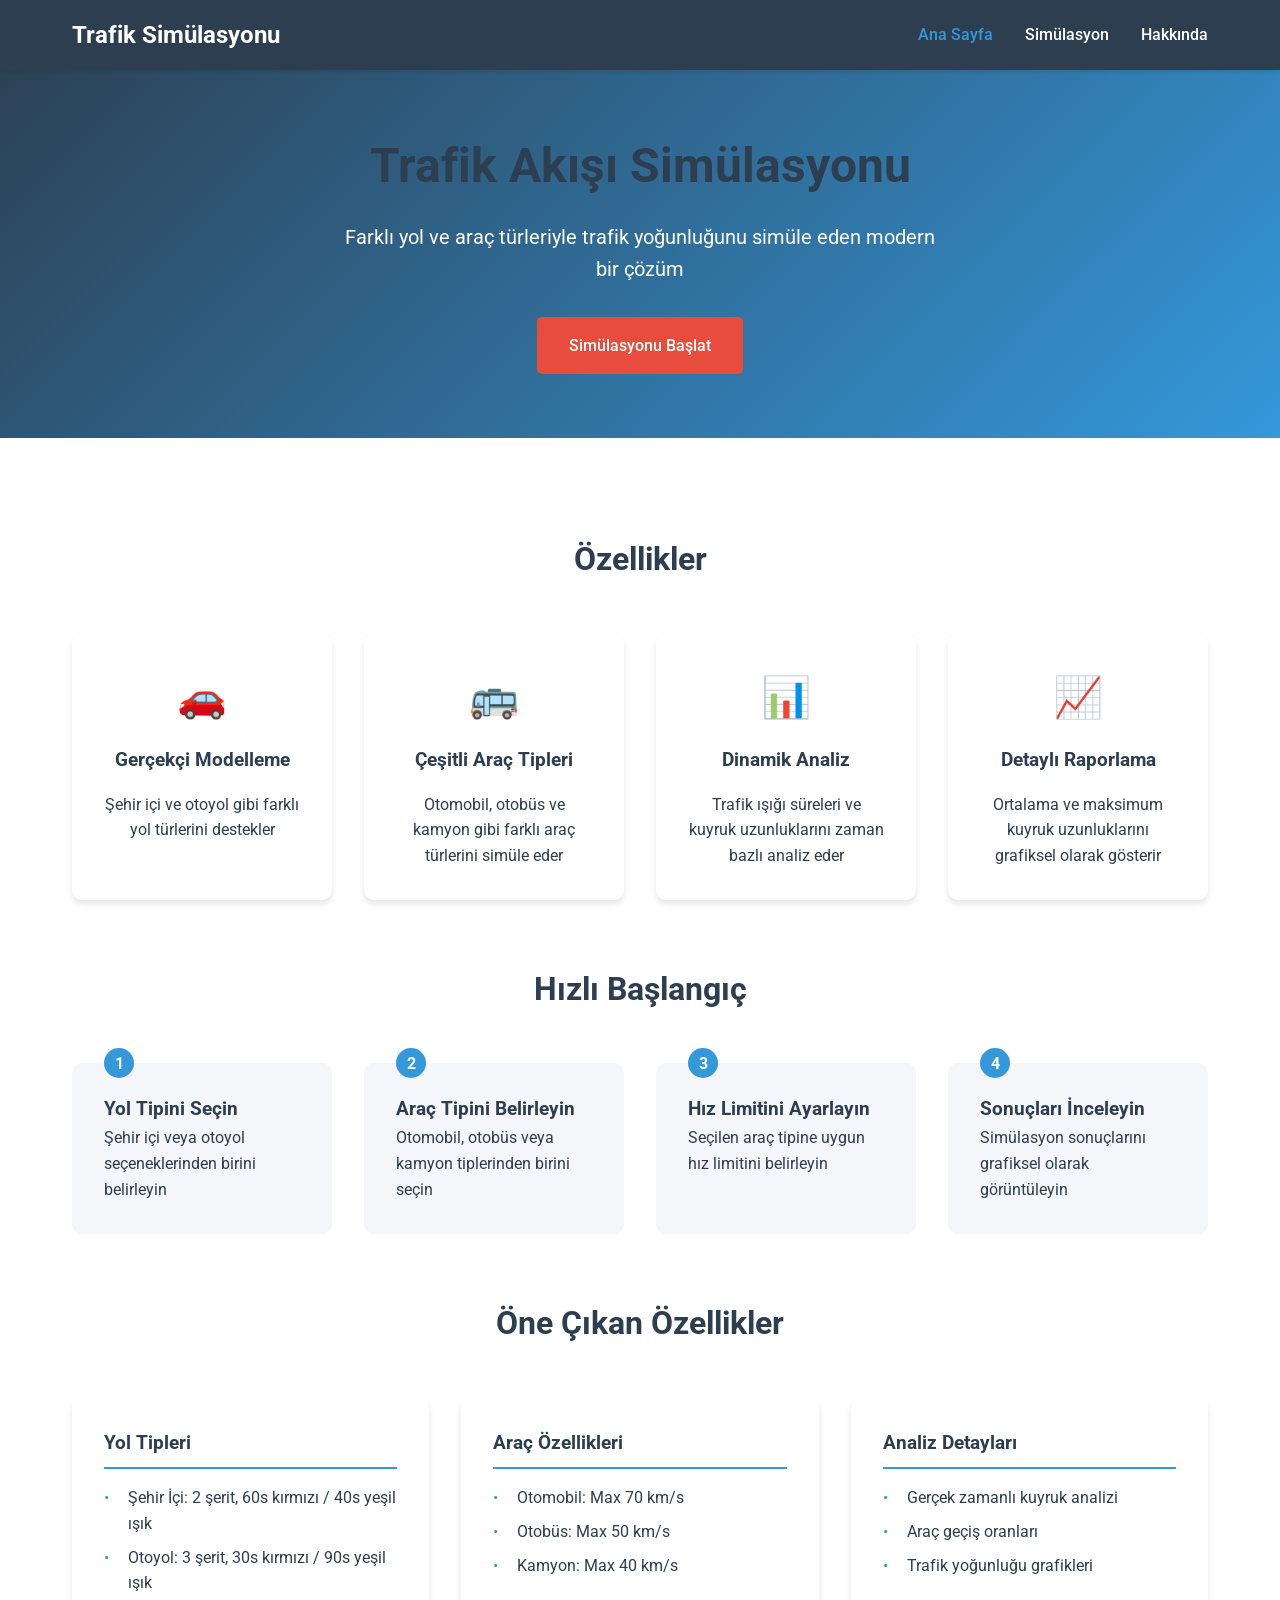
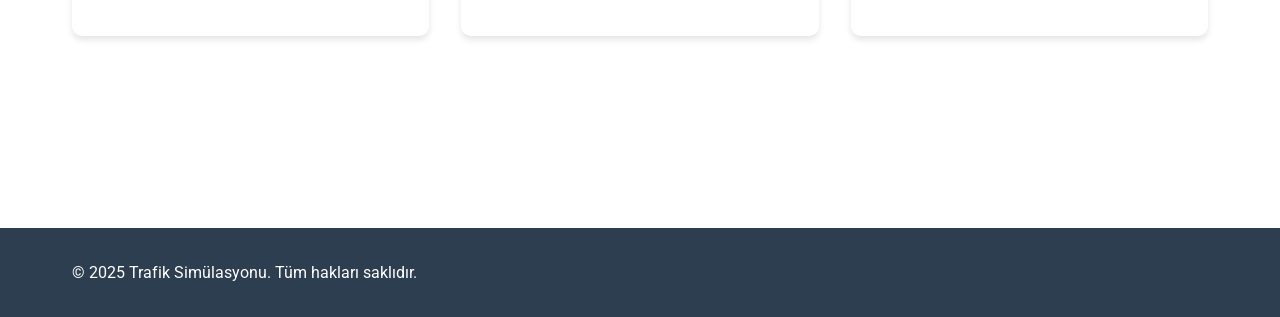
<file: index.html>
<!DOCTYPE html>
<html lang="tr">
<head>
    <meta charset="UTF-8">
    <meta name="viewport" content="width=device-width, initial-scale=1.0">
    <title>Trafik Simülasyonu</title>
    <link rel="stylesheet" href="./styles.css">
    <link href="https://fonts.googleapis.com/css2?family=Roboto:wght@300;400;500;700&display=swap" rel="stylesheet">
</head>
<body>
    <nav class="navbar">
        <div class="container">
            <a href="index.html" class="nav-brand">Trafik Simülasyonu</a>
            <ul class="nav-links">
                <li><a href="index.html" class="active">Ana Sayfa</a></li>
                <li><a href="simulation.html">Simülasyon</a></li>
                <li><a href="about.html">Hakkında</a></li>
            </ul>
        </div>
    </nav>

    <header class="hero">
        <div class="container">
            <h1>Trafik Akışı Simülasyonu</h1>
            <p class="hero-text">Farklı yol ve araç türleriyle trafik yoğunluğunu simüle eden modern bir çözüm</p>
            <a href="simulation.html" class="cta-button">Simülasyonu Başlat</a>
        </div>
    </header>

    <main class="container">
        <section class="features">
            <h2 class="section-title">Özellikler</h2>
            <div class="feature-grid">
                <div class="feature-card">
                    <div class="feature-icon">🚗</div>
                    <h3>Gerçekçi Modelleme</h3>
                    <p>Şehir içi ve otoyol gibi farklı yol türlerini destekler</p>
                </div>
                <div class="feature-card">
                    <div class="feature-icon">🚌</div>
                    <h3>Çeşitli Araç Tipleri</h3>
                    <p>Otomobil, otobüs ve kamyon gibi farklı araç türlerini simüle eder</p>
                </div>
                <div class="feature-card">
                    <div class="feature-icon">📊</div>
                    <h3>Dinamik Analiz</h3>
                    <p>Trafik ışığı süreleri ve kuyruk uzunluklarını zaman bazlı analiz eder</p>
                </div>
                <div class="feature-card">
                    <div class="feature-icon">📈</div>
                    <h3>Detaylı Raporlama</h3>
                    <p>Ortalama ve maksimum kuyruk uzunluklarını grafiksel olarak gösterir</p>
                </div>
            </div>
        </section>

        <section class="quick-start">
            <h2 class="section-title">Hızlı Başlangıç</h2>
            <div class="steps-grid">
                <div class="step-card">
                    <div class="step-number">1</div>
                    <h3>Yol Tipini Seçin</h3>
                    <p>Şehir içi veya otoyol seçeneklerinden birini belirleyin</p>
                </div>
                <div class="step-card">
                    <div class="step-number">2</div>
                    <h3>Araç Tipini Belirleyin</h3>
                    <p>Otomobil, otobüs veya kamyon tiplerinden birini seçin</p>
                </div>
                <div class="step-card">
                    <div class="step-number">3</div>
                    <h3>Hız Limitini Ayarlayın</h3>
                    <p>Seçilen araç tipine uygun hız limitini belirleyin</p>
                </div>
                <div class="step-card">
                    <div class="step-number">4</div>
                    <h3>Sonuçları İnceleyin</h3>
                    <p>Simülasyon sonuçlarını grafiksel olarak görüntüleyin</p>
                </div>
            </div>
        </section>

        <section class="highlights">
            <h2 class="section-title">Öne Çıkan Özellikler</h2>
            <div class="highlights-grid">
                <div class="highlight-item">
                    <h3>Yol Tipleri</h3>
                    <ul>
                        <li>Şehir İçi: 2 şerit, 60s kırmızı / 40s yeşil ışık</li>
                        <li>Otoyol: 3 şerit, 30s kırmızı / 90s yeşil ışık</li>
                    </ul>
                </div>
                <div class="highlight-item">
                    <h3>Araç Özellikleri</h3>
                    <ul>
                        <li>Otomobil: Max 70 km/s</li>
                        <li>Otobüs: Max 50 km/s</li>
                        <li>Kamyon: Max 40 km/s</li>
                    </ul>
                </div>
                <div class="highlight-item">
                    <h3>Analiz Detayları</h3>
                    <ul>
                        <li>Gerçek zamanlı kuyruk analizi</li>
                        <li>Araç geçiş oranları</li>
                        <li>Trafik yoğunluğu grafikleri</li>
                    </ul>
                </div>
            </div>
        </section>
    </main>

    <footer class="footer">
        <div class="container">
            <p>&copy; 2025 Trafik Simülasyonu. Tüm hakları saklıdır.</p>
        </div>
    </footer>
</body>
</html>
</file>
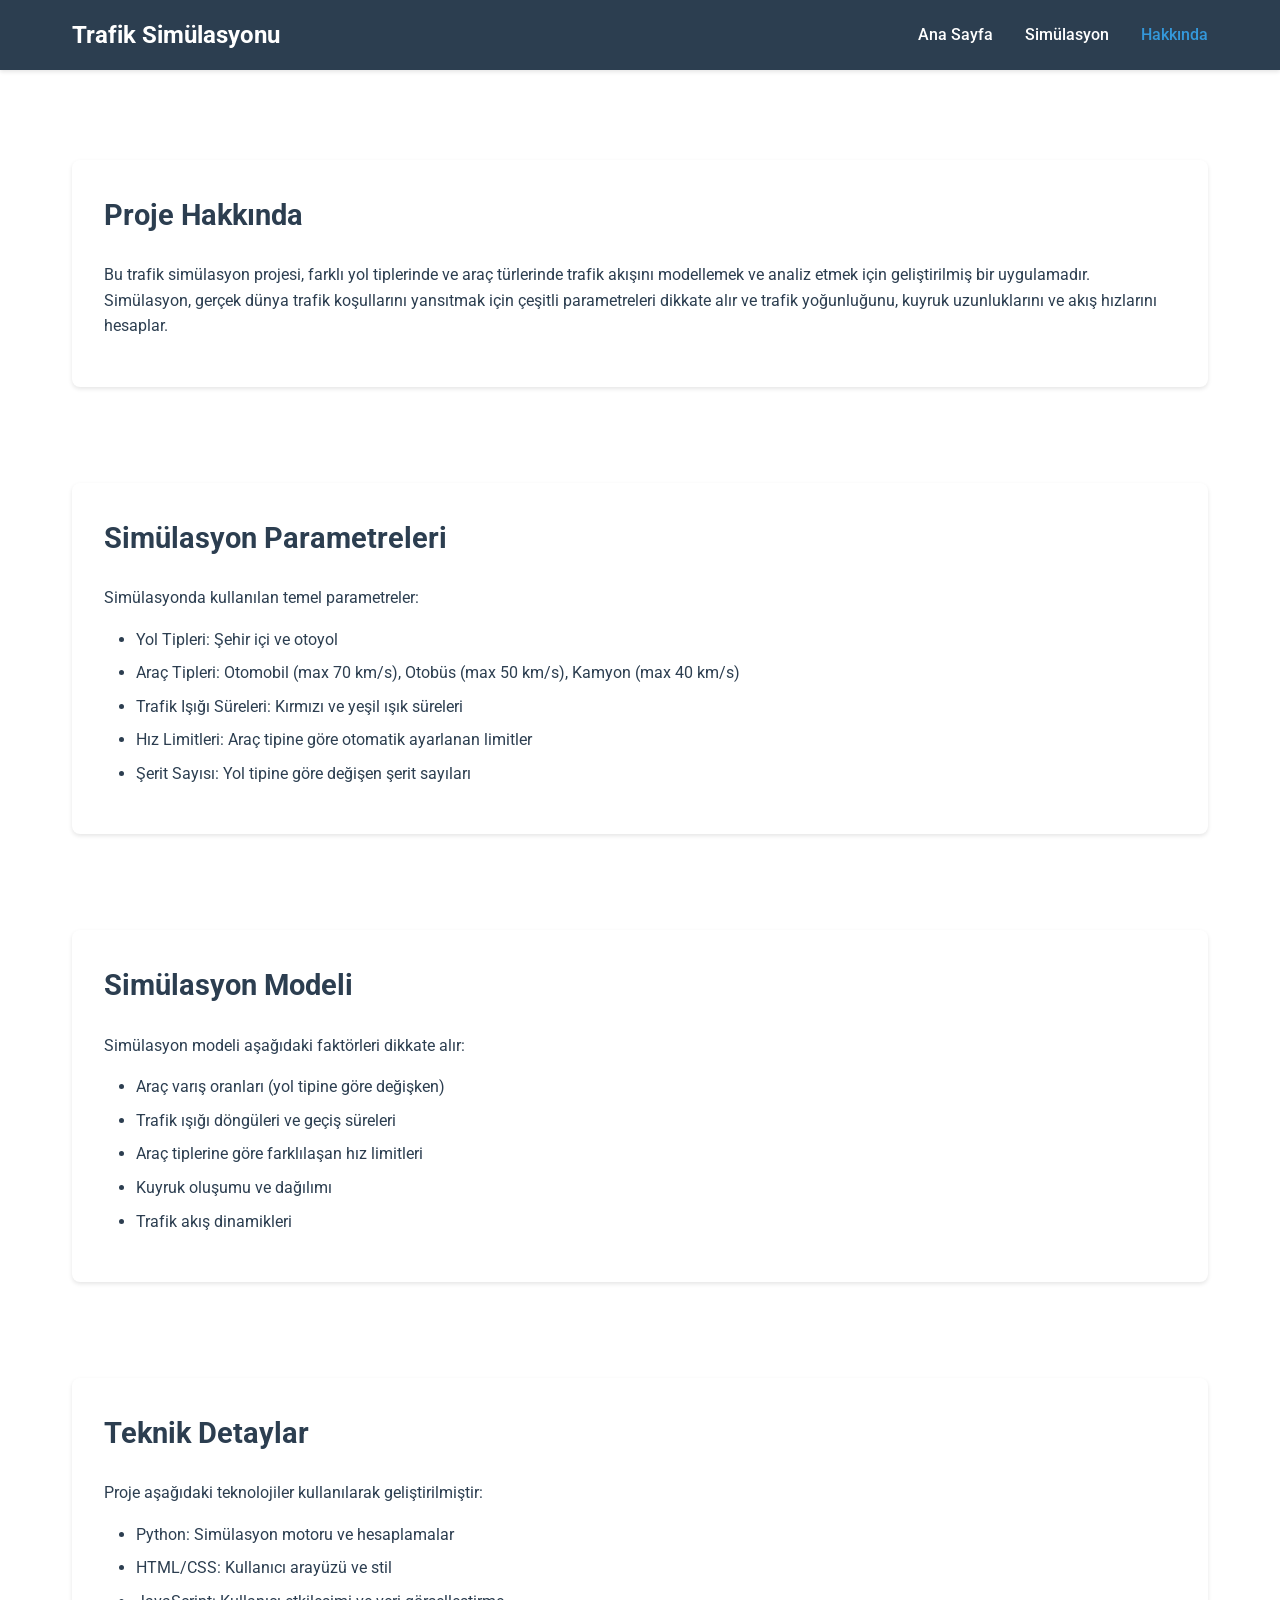
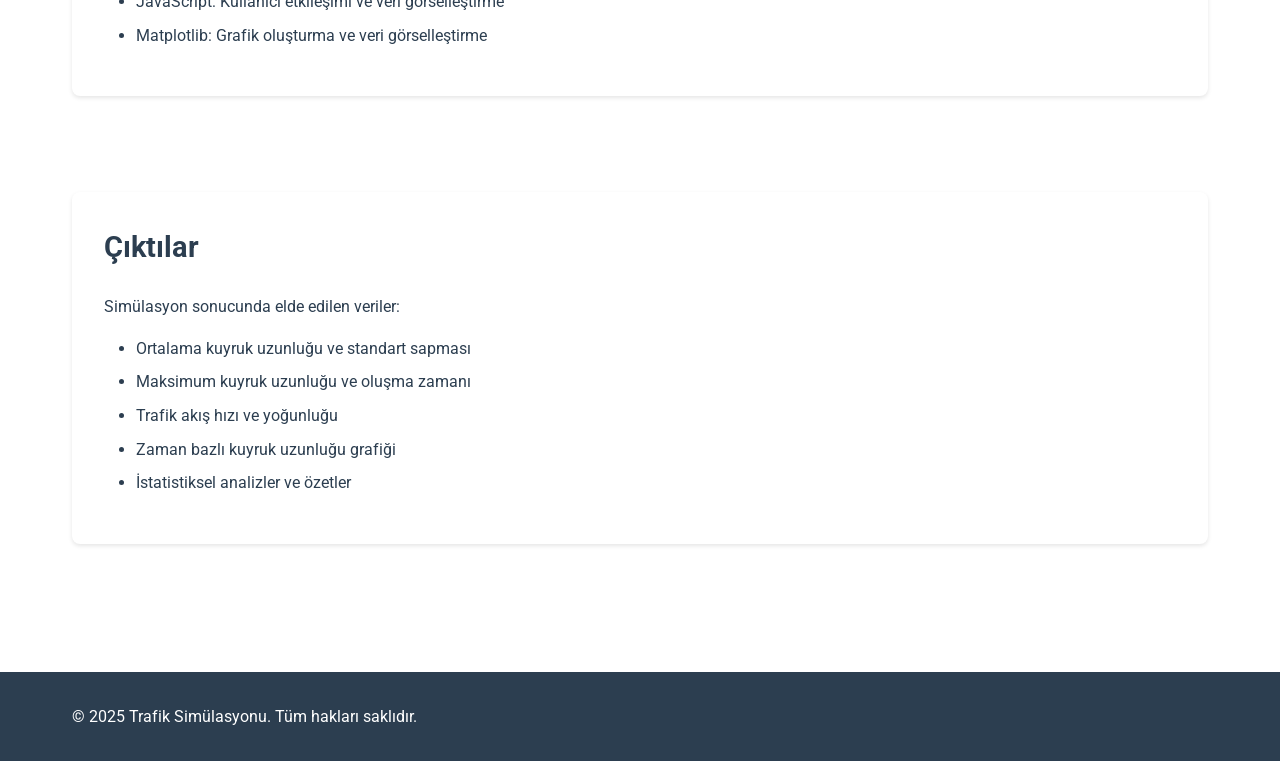
<file: about.html>
<!DOCTYPE html>
<html lang="tr">
<head>
    <meta charset="UTF-8">
    <meta name="viewport" content="width=device-width, initial-scale=1.0">
    <title>Hakkında - Trafik Simülasyonu</title>
    <link rel="stylesheet" href="./styles.css">
    <link href="https://fonts.googleapis.com/css2?family=Roboto:wght@300;400;500;700&display=swap" rel="stylesheet">
</head>
<body>
    <nav class="navbar">
        <div class="container">
            <a href="index.html" class="nav-brand">Trafik Simülasyonu</a>
            <ul class="nav-links">
                <li><a href="index.html">Ana Sayfa</a></li>
                <li><a href="simulation.html">Simülasyon</a></li>
                <li><a href="about.html" class="active">Hakkında</a></li>
            </ul>
        </div>
    </nav>

    <main class="container">
        <section class="about-section">
            <h2>Proje Hakkında</h2>
            <p>Bu trafik simülasyon projesi, farklı yol tiplerinde ve araç türlerinde trafik akışını modellemek ve analiz etmek için geliştirilmiş bir uygulamadır. Simülasyon, gerçek dünya trafik koşullarını yansıtmak için çeşitli parametreleri dikkate alır ve trafik yoğunluğunu, kuyruk uzunluklarını ve akış hızlarını hesaplar.</p>
        </section>

        <section class="about-section">
            <h2>Simülasyon Parametreleri</h2>
            <p>Simülasyonda kullanılan temel parametreler:</p>
            <ul>
                <li>Yol Tipleri: Şehir içi ve otoyol</li>
                <li>Araç Tipleri: Otomobil (max 70 km/s), Otobüs (max 50 km/s), Kamyon (max 40 km/s)</li>
                <li>Trafik Işığı Süreleri: Kırmızı ve yeşil ışık süreleri</li>
                <li>Hız Limitleri: Araç tipine göre otomatik ayarlanan limitler</li>
                <li>Şerit Sayısı: Yol tipine göre değişen şerit sayıları</li>
            </ul>
        </section>

        <section class="about-section">
            <h2>Simülasyon Modeli</h2>
            <p>Simülasyon modeli aşağıdaki faktörleri dikkate alır:</p>
            <ul>
                <li>Araç varış oranları (yol tipine göre değişken)</li>
                <li>Trafik ışığı döngüleri ve geçiş süreleri</li>
                <li>Araç tiplerine göre farklılaşan hız limitleri</li>
                <li>Kuyruk oluşumu ve dağılımı</li>
                <li>Trafik akış dinamikleri</li>
            </ul>
        </section>

        <section class="about-section">
            <h2>Teknik Detaylar</h2>
            <p>Proje aşağıdaki teknolojiler kullanılarak geliştirilmiştir:</p>
            <ul>
                <li>Python: Simülasyon motoru ve hesaplamalar</li>
                <li>HTML/CSS: Kullanıcı arayüzü ve stil</li>
                <li>JavaScript: Kullanıcı etkileşimi ve veri görselleştirme</li>
                <li>Matplotlib: Grafik oluşturma ve veri görselleştirme</li>
            </ul>
        </section>

        <section class="about-section">
            <h2>Çıktılar</h2>
            <p>Simülasyon sonucunda elde edilen veriler:</p>
            <ul>
                <li>Ortalama kuyruk uzunluğu ve standart sapması</li>
                <li>Maksimum kuyruk uzunluğu ve oluşma zamanı</li>
                <li>Trafik akış hızı ve yoğunluğu</li>
                <li>Zaman bazlı kuyruk uzunluğu grafiği</li>
                <li>İstatistiksel analizler ve özetler</li>
            </ul>
        </section>
    </main>

    <footer class="footer">
        <div class="container">
            <p>&copy; 2025 Trafik Simülasyonu. Tüm hakları saklıdır.</p>
        </div>
    </footer>
</body>
</html>
</file>
<file: styles.css>
:root {
    --primary-color: #2c3e50;
    --secondary-color: #3498db;
    --accent-color: #e74c3c;
    --light-bg: #f5f6fa;
    --text-color: #2c3e50;
    --border-color: #dcdde1;
}

* {
    margin: 0;
    padding: 0;
    box-sizing: border-box;
}

body {
    font-family: 'Roboto', sans-serif;
    line-height: 1.6;
    color: var(--text-color);
    background-color: #fff;
}

.container {
    max-width: 1200px;
    margin: 0 auto;
    padding: 0 2rem;
    position: relative;
}

main.container {
    padding-top: 2rem;
    padding-bottom: 4rem;
    min-height: calc(100vh - 60px);
}

/* Navbar Styles */
.navbar {
    background-color: var(--primary-color);
    padding: 1rem 0;
    position: fixed;
    width: 100%;
    top: 0;
    z-index: 1000;
    box-shadow: 0 2px 4px rgba(0,0,0,0.1);
}

.navbar .container {
    display: flex;
    justify-content: space-between;
    align-items: center;
}

.nav-brand {
    color: #fff;
    text-decoration: none;
    font-size: 1.5rem;
    font-weight: 700;
}

.nav-links {
    display: flex;
    list-style: none;
    gap: 2rem;
}

.nav-links a {
    color: #fff;
    text-decoration: none;
    font-weight: 500;
    transition: color 0.3s ease;
}

.nav-links a:hover,
.nav-links a.active {
    color: var(--secondary-color);
}

/* Hero Section */
.hero {
    background: linear-gradient(135deg, var(--primary-color), var(--secondary-color));
    color: white;
    padding: 8rem 0 4rem;
    text-align: center;
    margin-bottom: 4rem;
}

.hero h1 {
    font-size: 3rem;
    margin-bottom: 1rem;
}

.hero-text {
    font-size: 1.25rem;
    margin-bottom: 2rem;
    max-width: 600px;
    margin-left: auto;
    margin-right: auto;
}

.cta-button {
    display: inline-block;
    background-color: var(--accent-color);
    color: white;
    padding: 1rem 2rem;
    border-radius: 5px;
    text-decoration: none;
    font-weight: 500;
    transition: background-color 0.3s ease;
}

.cta-button:hover {
    background-color: #c0392b;
}

/* Features Section */
.section-title {
    text-align: center;
    margin-bottom: 3rem;
    font-size: 2rem;
    color: var(--primary-color);
}

.feature-grid {
    display: grid;
    grid-template-columns: repeat(auto-fit, minmax(250px, 1fr));
    gap: 2rem;
    margin-bottom: 4rem;
}

.feature-card {
    background: white;
    padding: 2rem;
    border-radius: 10px;
    box-shadow: 0 4px 6px rgba(0,0,0,0.1);
    text-align: center;
    transition: transform 0.3s ease;
}

.feature-card:hover {
    transform: translateY(-5px);
}

.feature-icon {
    font-size: 2.5rem;
    margin-bottom: 1rem;
}

.feature-card h3 {
    color: var(--primary-color);
    margin-bottom: 1rem;
}

/* Quick Start Section */
.steps-grid {
    display: grid;
    grid-template-columns: repeat(auto-fit, minmax(250px, 1fr));
    gap: 2rem;
    margin-bottom: 4rem;
}

.step-card {
    background: var(--light-bg);
    padding: 2rem;
    border-radius: 10px;
    position: relative;
}

.step-number {
    background: var(--secondary-color);
    color: white;
    width: 30px;
    height: 30px;
    border-radius: 50%;
    display: flex;
    align-items: center;
    justify-content: center;
    font-weight: bold;
    position: absolute;
    top: -15px;
    left: 2rem;
}

/* Highlights Section */
.highlights-grid {
    display: grid;
    grid-template-columns: repeat(auto-fit, minmax(300px, 1fr));
    gap: 2rem;
    margin-bottom: 4rem;
}

.highlight-item {
    background: white;
    padding: 2rem;
    border-radius: 10px;
    box-shadow: 0 4px 6px rgba(0,0,0,0.1);
}

.highlight-item h3 {
    color: var(--primary-color);
    margin-bottom: 1rem;
    border-bottom: 2px solid var(--secondary-color);
    padding-bottom: 0.5rem;
}

.highlight-item ul {
    list-style: none;
}

.highlight-item ul li {
    margin-bottom: 0.5rem;
    padding-left: 1.5rem;
    position: relative;
}

.highlight-item ul li::before {
    content: "•";
    color: var(--secondary-color);
    position: absolute;
    left: 0;
}

/* Footer */
.footer {
    background-color: var(--primary-color);
    color: white;
    padding: 2rem 0;
    margin-top: 4rem;
}

/* Responsive Design */
@media (max-width: 768px) {
    .hero h1 {
        font-size: 2rem;
    }
    
    .hero-text {
        font-size: 1.1rem;
    }
    
    .feature-grid,
    .steps-grid,
    .highlights-grid {
        grid-template-columns: 1fr;
    }
    
    .nav-links {
        gap: 1rem;
    }
}

/* Loading Spinner */
.loading-spinner {
    display: inline-block;
    width: 50px;
    height: 50px;
    border: 3px solid rgba(255,255,255,.3);
    border-radius: 50%;
    border-top-color: #fff;
    animation: spin 1s ease-in-out infinite;
}

@keyframes spin {
    to { transform: rotate(360deg); }
}

/* Main Content */
main {
    margin-top: 4rem;
    padding: 2rem 0;
}

h1 {
    text-align: center;
    margin-bottom: 2rem;
    color: var(--primary-color);
}

h2 {
    color: var(--primary-color);
    margin-bottom: 1.5rem;
}

/* Form Controls */
.simulation-controls {
    background-color: var(--light-bg);
    padding: 2rem;
    border-radius: 10px;
    margin-bottom: 2rem;
}

.form-group {
    margin-bottom: 1.5rem;
}

.form-group label {
    display: block;
    margin-bottom: 0.5rem;
    font-weight: 500;
}

.form-control {
    width: 100%;
    padding: 0.75rem;
    border: 1px solid var(--border-color);
    border-radius: 5px;
    font-size: 1rem;
    transition: border-color 0.3s;
}

.form-control:focus {
    outline: none;
    border-color: var(--secondary-color);
}

.form-text {
    display: block;
    margin-top: 0.5rem;
    font-size: 0.875rem;
    color: #666;
}

/* Buttons */
.btn {
    display: inline-block;
    padding: 0.75rem 1.5rem;
    border: none;
    border-radius: 5px;
    font-size: 1rem;
    font-weight: 500;
    cursor: pointer;
    transition: background-color 0.3s;
}

.btn-primary {
    background-color: var(--secondary-color);
    color: #fff;
}

.btn-primary:hover {
    background-color: #2980b9;
}

/* Traffic Light Info */
.simulation-info {
    margin: 2rem 0;
}

.traffic-light-info {
    display: grid;
    grid-template-columns: repeat(auto-fit, minmax(250px, 1fr));
    gap: 1.5rem;
    margin-top: 1rem;
}

.info-card {
    background-color: var(--light-bg);
    padding: 1.5rem;
    border-radius: 10px;
    text-align: center;
}

.info-card h3 {
    color: var(--primary-color);
    margin-bottom: 1rem;
}

/* Simulation Results */
.simulation-graph {
    background-color: var(--light-bg);
    padding: 2rem;
    border-radius: 10px;
    margin-top: 2rem;
}

.simulation-results {
    margin-top: 2rem;
    padding: 1.5rem;
    background-color: #fff;
    border-radius: 5px;
    box-shadow: 0 2px 5px rgba(0,0,0,0.1);
}

.simulation-results h3 {
    color: var(--primary-color);
    margin-bottom: 1rem;
}

.graph-description {
    margin-top: 1rem;
    color: #666;
    font-style: italic;
}

/* Responsive Design */
@media (max-width: 768px) {
    .navbar .container {
        flex-direction: column;
        gap: 1rem;
    }

    .simulation-controls {
        padding: 1.5rem;
    }

    .traffic-light-info {
        grid-template-columns: 1fr;
    }
}

/* About Page Styles */
.about-section {
    margin-top: 6rem;
    padding: 2rem;
    background-color: white;
    border-radius: 8px;
    box-shadow: 0 2px 4px rgba(0, 0, 0, 0.1);
}

.about-section:first-of-type {
    margin-top: 8rem;
}

.about-section h2 {
    color: var(--primary-color);
    margin-bottom: 1.5rem;
    font-size: 1.8rem;
}

.about-section p {
    line-height: 1.6;
    margin-bottom: 1rem;
    color: var(--text-color);
}

.about-section ul {
    list-style-type: disc;
    margin-left: 2rem;
    margin-bottom: 1rem;
}

.about-section li {
    margin-bottom: 0.5rem;
    line-height: 1.6;
    color: var(--text-color);
}

.parameter-group {
    background: var(--light-bg);
    padding: 2rem;
    border-radius: 8px;
    margin-bottom: 2rem;
}

.parameter-group:last-child {
    margin-bottom: 0;
}

.parameter-group h3 {
    color: var(--primary-color);
    font-size: 1.4rem;
    margin-bottom: 1.5rem;
    display: flex;
    align-items: center;
    gap: 0.5rem;
}

.parameter-group h3::before {
    content: "•";
    color: var(--secondary-color);
    font-size: 1.8rem;
}

.parameter-group ul {
    list-style: none;
    padding: 0;
}

.parameter-group > ul > li {
    margin-bottom: 1.5rem;
    padding-left: 1.5rem;
    position: relative;
    font-weight: 500;
}

.parameter-group > ul > li::before {
    content: "→";
    color: var(--secondary-color);
    position: absolute;
    left: 0;
}

.parameter-group ul ul {
    margin-top: 0.8rem;
    margin-left: 1.5rem;
}

.parameter-group ul ul li {
    margin-bottom: 0.5rem;
    padding-left: 1.2rem;
    position: relative;
    color: #555;
}

.parameter-group ul ul li::before {
    content: "•";
    color: var(--secondary-color);
    position: absolute;
    left: 0;
}

@media (max-width: 768px) {
    .about-section {
        padding: 1.5rem;
    }

    .parameter-group {
        padding: 1.5rem;
    }

    .about-section h2 {
        font-size: 1.5rem;
    }

    .parameter-group h3 {
        font-size: 1.2rem;
    }

    .about-section p {
        font-size: 1rem;
    }
}

/* Simulation Page Styles */
.simulation-page {
    padding-top: 6rem;
}

.simulation-container {
    max-width: 1000px;
    margin: 0 auto;
}

.simulation-form {
    margin-top: 1.5rem;
}

.form-grid {
    display: grid;
    grid-template-columns: repeat(auto-fit, minmax(250px, 1fr));
    gap: 2rem;
    margin-bottom: 2rem;
}

.form-actions {
    text-align: center;
}

/* Traffic Light Cards */
.traffic-light-cards {
    display: grid;
    grid-template-columns: repeat(auto-fit, minmax(280px, 1fr));
    gap: 2rem;
    margin-top: 1.5rem;
}

.info-card {
    background: white;
    padding: 1.5rem;
    border-radius: 10px;
    box-shadow: 0 4px 6px rgba(0,0,0,0.1);
}

.light-timing {
    display: grid;
    grid-template-columns: 1fr 1fr;
    gap: 1rem;
    margin: 1rem 0;
}

.timing {
    padding: 1rem;
    border-radius: 8px;
    text-align: center;
}

.timing.red {
    background-color: rgba(231, 76, 60, 0.1);
    border: 1px solid rgba(231, 76, 60, 0.2);
}

.timing.green {
    background-color: rgba(46, 204, 113, 0.1);
    border: 1px solid rgba(46, 204, 113, 0.2);
}

.timing-label {
    display: block;
    font-size: 0.9rem;
    color: #666;
    margin-bottom: 0.5rem;
}

.timing-value {
    display: block;
    font-size: 1.2rem;
    font-weight: 500;
    color: var(--primary-color);
}

.road-info {
    margin-top: 1rem;
    padding-top: 1rem;
    border-top: 1px solid var(--border-color);
    display: flex;
    justify-content: space-between;
    align-items: center;
}

.info-label {
    color: #666;
}

.info-value {
    font-size: 1.2rem;
    font-weight: 500;
    color: var(--primary-color);
}

/* Results Section */
.results-container {
    background: white;
    padding: 2rem;
    border-radius: 10px;
    box-shadow: 0 4px 6px rgba(0,0,0,0.1);
}

.results-cards {
    display: grid;
    grid-template-columns: repeat(auto-fit, minmax(200px, 1fr));
    gap: 2rem;
    margin-bottom: 2rem;
}

.result-card {
    background: var(--light-bg);
    padding: 1.5rem;
    border-radius: 8px;
    text-align: center;
}

.result-card h3 {
    color: var(--primary-color);
    font-size: 1.1rem;
    margin-bottom: 1rem;
}

.result-value {
    font-size: 2rem;
    font-weight: 700;
    color: var(--secondary-color);
    margin-bottom: 0.5rem;
}

.result-label {
    color: #666;
    font-size: 0.9rem;
}

.graph-container {
    margin-top: 2rem;
    padding-top: 2rem;
    border-top: 1px solid var(--border-color);
}

.graph {
    background: var(--light-bg);
    padding: 1.5rem;
    border-radius: 8px;
    min-height: 300px;
    display: flex;
    align-items: center;
    justify-content: center;
}

.graph img {
    max-width: 100%;
    height: auto;
}

/* Loading State */
.btn-primary.loading {
    position: relative;
    color: transparent;
}

.btn-primary.loading .loading-spinner {
    position: absolute;
    top: 50%;
    left: 50%;
    transform: translate(-50%, -50%);
    display: block;
    width: 20px;
    height: 20px;
    border-width: 2px;
}

/* Responsive Adjustments */
@media (max-width: 768px) {
    .simulation-page {
        padding-top: 1rem;
    }

    .form-grid {
        grid-template-columns: 1fr;
        gap: 1rem;
    }

    .traffic-light-cards {
        grid-template-columns: 1fr;
    }

    .results-cards {
        grid-template-columns: 1fr;
    }

    .result-value {
        font-size: 1.8rem;
    }
}

/* Simulation Results Styles */
.simulation-summary {
    background: white;
    padding: 1.5rem;
    border-radius: 10px;
    margin-bottom: 2rem;
    box-shadow: 0 2px 4px rgba(0,0,0,0.1);
}

.summary-grid {
    display: grid;
    grid-template-columns: repeat(auto-fit, minmax(200px, 1fr));
    gap: 1.5rem;
    margin-top: 1rem;
}

.summary-item {
    display: flex;
    flex-direction: column;
    gap: 0.5rem;
}

.summary-label {
    color: #666;
    font-size: 0.9rem;
}

.summary-value {
    font-size: 1.1rem;
    font-weight: 500;
    color: var(--primary-color);
}

.results-grid {
    display: grid;
    grid-template-columns: repeat(auto-fit, minmax(250px, 1fr));
    gap: 2rem;
    margin-bottom: 2rem;
}

.result-card {
    background: white;
    padding: 1.5rem;
    border-radius: 10px;
    box-shadow: 0 2px 4px rgba(0,0,0,0.1);
    text-align: center;
    transition: transform 0.3s ease;
}

.result-card:hover {
    transform: translateY(-5px);
}

.result-card h3 {
    color: var(--primary-color);
    font-size: 1.2rem;
    margin-bottom: 1rem;
}

.result-value {
    font-size: 2.5rem;
    font-weight: 700;
    color: var(--secondary-color);
    margin-bottom: 0.5rem;
    line-height: 1;
}

.result-label {
    color: #666;
    font-size: 0.9rem;
    margin-bottom: 1rem;
}

.result-details {
    border-top: 1px solid var(--border-color);
    margin-top: 1rem;
    padding-top: 1rem;
    text-align: left;
}

.detail-item {
    display: flex;
    justify-content: space-between;
    margin-bottom: 0.5rem;
}

.detail-label {
    color: #666;
    font-size: 0.9rem;
}

.detail-value {
    font-weight: 500;
    color: var(--primary-color);
}

.graph-section {
    background: white;
    padding: 2rem;
    border-radius: 10px;
    box-shadow: 0 2px 4px rgba(0,0,0,0.1);
}

.graph-header {
    display: flex;
    justify-content: space-between;
    align-items: center;
    margin-bottom: 1.5rem;
}

.graph-controls {
    display: flex;
    gap: 1rem;
}

.btn-sm {
    padding: 0.5rem 1rem;
    font-size: 0.9rem;
    background-color: var(--light-bg);
    color: var(--primary-color);
    border: none;
    border-radius: 5px;
    cursor: pointer;
    transition: background-color 0.3s ease;
}

.btn-sm:hover {
    background-color: var(--border-color);
}

.graph-container {
    background: var(--light-bg);
    padding: 1.5rem;
    border-radius: 8px;
    margin-bottom: 1rem;
}

.graph {
    width: 100%;
    min-height: 300px;
    margin-bottom: 1rem;
    display: flex;
    align-items: center;
    justify-content: center;
}

.graph img {
    max-width: 100%;
    height: auto;
    border-radius: 5px;
}

.graph-info {
    display: flex;
    justify-content: center;
    gap: 2rem;
    margin-top: 1rem;
}

.info-item {
    display: flex;
    align-items: center;
    gap: 0.5rem;
}

.info-icon {
    font-size: 1.2rem;
}

.info-text {
    color: #666;
    font-size: 0.9rem;
}

.graph-description {
    color: #666;
    font-size: 0.9rem;
    line-height: 1.6;
    margin-top: 1rem;
    text-align: center;
}

@media (max-width: 768px) {
    .summary-grid,
    .results-grid {
        grid-template-columns: 1fr;
        gap: 1rem;
    }

    .graph-header {
        flex-direction: column;
        gap: 1rem;
        align-items: flex-start;
    }

    .result-value {
        font-size: 2rem;
    }

    .graph-info {
        flex-direction: column;
        gap: 0.5rem;
    }
}
</file>
